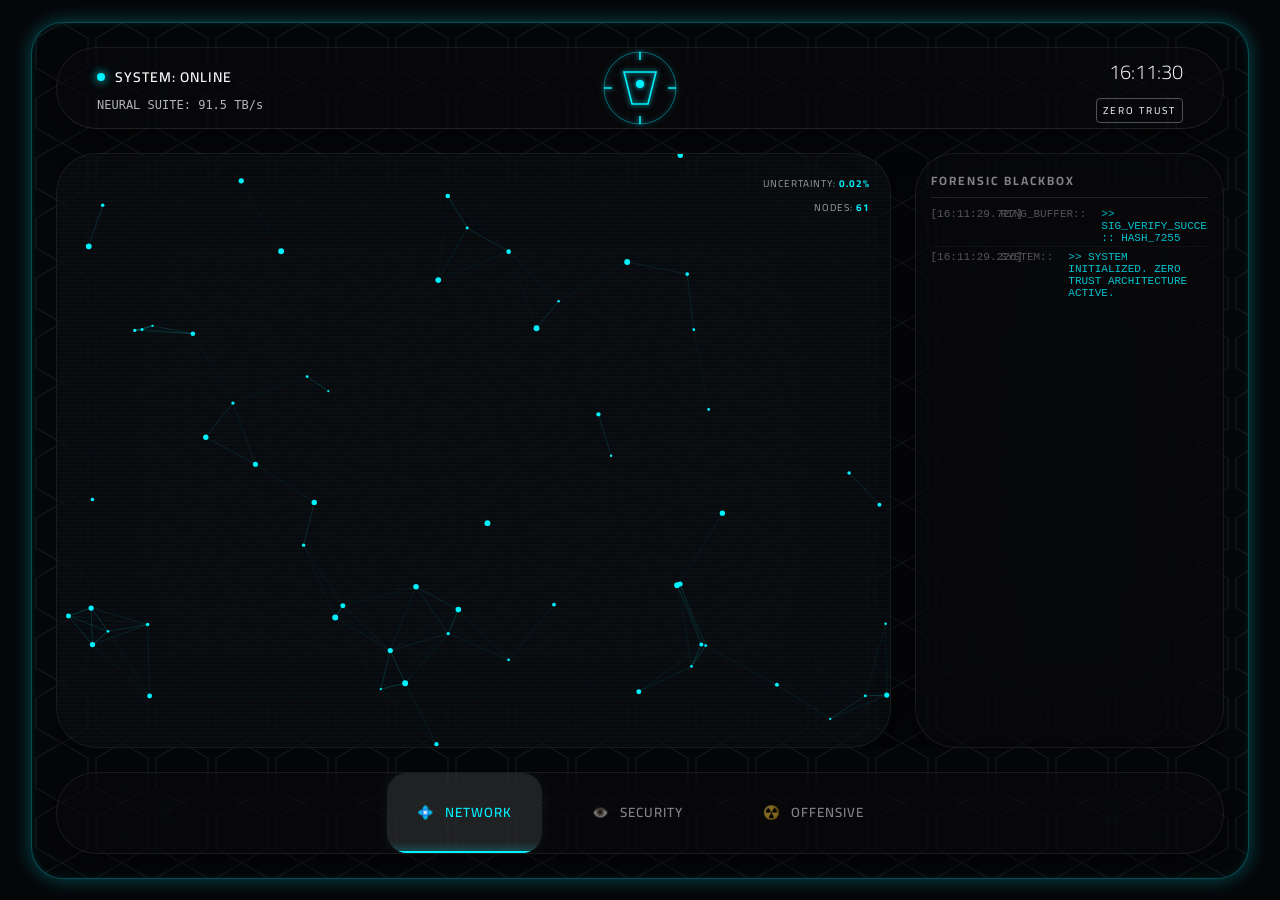
<file: index.html>
<!DOCTYPE html>
<html lang="en" dir="ltr">
<head>
    <meta charset="UTF-8">
    <meta name="viewport" content="width=device-width, initial-scale=1.0">
    <title>FALCON EYE 2026 - Sovereign Portal</title>
    <link rel="preconnect" href="https://fonts.googleapis.com">
    <link rel="preconnect" href="https://fonts.gstatic.com" crossorigin>
    <link href="https://fonts.googleapis.com/css2?family=Cairo:wght@200;300;400;600;700&display=swap" rel="stylesheet">
    <link rel="stylesheet" href="style.css">
</head>
<body class="mode-peace">
    <!-- Level 0: The Void (Body Background) -->

    <div class="viewport">
        <!-- Level 1: Substrate (Hex Grid) -->
        <div class="substrate-grid"></div>

        <!-- Level 2 & 3: Modules and Acrylics will be inside here -->
        <div class="ui-layer">
            <!-- Placeholders for next steps -->
            <header class="mission-control-module module acrylic">
                <div class="mission-left">
                    <div class="status-indicator">
                        <span class="status-dot"></span>
                        <span class="status-text">SYSTEM: ONLINE</span>
                    </div>
                    <div class="throughput-monitor">
                        <span class="label">NEURAL SUITE:</span>
                        <span class="value throughput-value">0.0 TB/s</span>
                    </div>
                </div>

                <div class="central-eye-wrapper">
                    <svg class="falcon-logo" viewBox="0 0 100 100" xmlns="http://www.w3.org/2000/svg">
                        <defs>
                            <filter id="glow">
                                <feGaussianBlur stdDeviation="2.5" result="coloredBlur"/>
                                <feMerge>
                                    <feMergeNode in="coloredBlur"/>
                                    <feMergeNode in="SourceGraphic"/>
                                </feMerge>
                            </filter>
                        </defs>
                        <!-- Abstract Falcon Eye -->
                        <circle cx="50" cy="50" r="45" stroke="currentColor" stroke-width="1" fill="none" opacity="0.5" />
                        <path d="M50 5 L50 15 M50 85 L50 95 M5 50 L15 50 M85 50 L95 50" stroke="currentColor" stroke-width="2" />
                        <path d="M30 30 L70 30 L60 70 L40 70 Z" fill="none" stroke="currentColor" stroke-width="2" />
                        <circle cx="50" cy="45" r="5" fill="currentColor" class="eye-pupil" />
                    </svg>
                </div>

                <div class="mission-right">
                    <div class="time-display" id="clock">00:00:00</div>
                    <div class="security-badge">
                        <span>ZERO TRUST</span>
                    </div>
                </div>
            </header>

            <main class="main-content">
                <div class="aicortex-module module acrylic" id="aicortex">
                    <div class="hologram-container">
                        <canvas id="topology-graph"></canvas>
                        <div class="holographic-noise"></div>
                        <div class="scanline"></div>
                        <div class="ai-overlay">
                            <div class="ai-stat">UNCERTAINTY: <span id="uncertainty-score">0.02%</span></div>
                            <div class="ai-stat">NODES: <span id="node-count">142</span></div>
                        </div>
                    </div>
                </div>
                <div class="forensic-module module acrylic">
                    <div class="forensic-header">FORENSIC BLACKBOX</div>
                    <div class="forensic-logs" id="log-container">
                        <!-- Logs injected here -->
                    </div>
                </div>
            </main>

            <nav class="cyberdock-module module acrylic">
                <div class="dock-container">
                    <button class="dock-item active" id="btn-peace" data-mode="peace">
                        <span class="dock-icon">💠</span>
                        <span class="dock-label">NETWORK</span>
                    </button>
                    <button class="dock-item" id="btn-caution" data-mode="caution">
                        <span class="dock-icon">👁️</span>
                        <span class="dock-label">SECURITY</span>
                    </button>
                    <button class="dock-item" id="btn-war" data-mode="war">
                        <span class="dock-icon">☢️</span>
                        <span class="dock-label">OFFENSIVE</span>
                    </button>
                </div>
            </nav>
        </div>

        <!-- Perimeter Glow Container -->
        <div class="contextual-pulse-overlay"></div>
    </div>

    <script src="script.js"></script>
</body>
</html>
</file>
<file: style.css>
:root {
    --color-void: #050608;
    --color-substrate: #0B0C10;
    --color-cyan: #00F2FF;
    --color-coral: #FF4B4B;
    --color-amber: #FFB800;
    --font-main: 'Cairo', sans-serif;

    --glow-peace: 0 0 20px rgba(0, 242, 255, 0.3), inset 0 0 10px rgba(0, 242, 255, 0.1);
    --glow-war: 0 0 40px rgba(255, 75, 75, 0.6), inset 0 0 20px rgba(255, 75, 75, 0.2);
    --glow-caution: 0 0 30px rgba(255, 184, 0, 0.5), inset 0 0 15px rgba(255, 184, 0, 0.2);

    --easing-organic: cubic-bezier(0.25, 1, 0.5, 1); /* ChromeOS-like easing */
}

body {
    margin: 0;
    padding: 0;
    font-family: var(--font-main);
    background-color: var(--color-void);
    color: white;
    height: 100vh;
    width: 100vw;
    display: flex;
    justify-content: center;
    align-items: center;
    overflow: hidden;
}

/* Level 0 & Viewport wrapper */
.viewport {
    position: relative;
    width: 95vw;
    height: 95vh;
    border-radius: 32px;
    background-color: var(--color-void);
    overflow: hidden;
    transition: box-shadow 0.6s var(--easing-organic), border-color 0.6s var(--easing-organic);
    z-index: 1;
    border: 1px solid rgba(255,255,255,0.02);
    display: flex;
    flex-direction: column;
}

/* Level 1: Substrate - Hex Grid */
.substrate-grid {
    position: absolute;
    top: 0;
    left: 0;
    width: 100%;
    height: 100%;
    opacity: 0.15;
    /* Hexagon pattern */
    background-color: transparent;
    background-image: url("data:image/svg+xml,%3Csvg width='60' height='60' viewBox='0 0 60 60' xmlns='http://www.w3.org/2000/svg'%3E%3Cpath d='M30 0 L55.98 15 L55.98 45 L30 60 L4.02 45 L4.02 15 Z' fill='none' stroke='%238899AA' stroke-width='1'/%3E%3C/svg%3E");
    background-size: 60px 60px;
    z-index: 0;
    pointer-events: none;
}

/* Level 2: Acrylic Layer & Level 3: Modules */
.module {
    background: rgba(11, 12, 16, 0.4); /* Substrate color with transparency */
    backdrop-filter: blur(60px);
    -webkit-backdrop-filter: blur(60px);
    border-radius: 40px;
    border: 1px solid rgba(255, 255, 255, 0.08);
    box-shadow: 0 8px 32px rgba(0, 0, 0, 0.6);
    transition: all 0.4s var(--easing-organic);
    position: relative;
    overflow: hidden;
}

.ui-layer {
    position: relative;
    z-index: 2;
    width: 100%;
    height: 100%;
    display: flex;
    flex-direction: column;
    padding: 24px;
    box-sizing: border-box;
    gap: 24px;
}

.mission-control-module {
    height: 80px;
    flex-shrink: 0;
    display: flex;
    align-items: center;
    justify-content: center;
    border-bottom: 1px solid rgba(255,255,255,0.1);
}

.main-content {
    flex: 1;
    display: flex;
    gap: 24px;
    overflow: hidden;
}

.aicortex-module {
    flex: 3;
    position: relative;
}

.forensic-module {
    flex: 1;
    display: flex;
    flex-direction: column;
}

.cyberdock-module {
    height: 80px;
    flex-shrink: 0;
    display: flex;
    align-items: center;
    justify-content: center;
    gap: 20px;
}

/* Contextual Pulse */
.mode-peace .viewport {
    box-shadow: var(--glow-peace);
    border-color: rgba(0, 242, 255, 0.3);
}

.mode-war .viewport {
    box-shadow: var(--glow-war);
    border-color: rgba(255, 75, 75, 0.6);
    animation: pulse-war 0.8s infinite alternate cubic-bezier(0.4, 0, 0.6, 1);
}

.mode-caution .viewport {
    box-shadow: var(--glow-caution);
    border-color: rgba(255, 184, 0, 0.5);
}

@keyframes pulse-war {
    from { box-shadow: 0 0 20px rgba(255, 75, 75, 0.4), inset 0 0 10px rgba(255, 75, 75, 0.1); }
    to { box-shadow: 0 0 50px rgba(255, 75, 75, 0.8), inset 0 0 25px rgba(255, 75, 75, 0.3); }
}

/* Utility for text */
h1, h2, h3, p {
    margin: 0;
    color: rgba(255, 255, 255, 0.9);
}

/* Mission Control */
.mission-control-module {
    justify-content: space-between;
    padding: 0 40px;
}

.mission-left, .mission-right {
    display: flex;
    flex-direction: column;
    gap: 8px;
    width: 200px;
}

.mission-right {
    align-items: flex-end;
    text-align: right;
}

.status-indicator {
    display: flex;
    align-items: center;
    gap: 10px;
    font-weight: 600;
    font-size: 14px;
    letter-spacing: 1px;
}

.status-dot {
    width: 8px;
    height: 8px;
    border-radius: 50%;
    background-color: var(--color-cyan);
    box-shadow: 0 0 10px var(--color-cyan);
    transition: background-color 0.3s, box-shadow 0.3s;
}

.throughput-monitor {
    font-size: 12px;
    opacity: 0.7;
    font-family: monospace;
}

.central-eye-wrapper {
    width: 100px;
    height: 100px;
    display: flex;
    align-items: center;
    justify-content: center;
    position: relative;
}

.falcon-logo {
    width: 80px;
    height: 80px;
    color: var(--color-cyan);
    transition: color 0.3s ease;
    filter: url(#glow);
}

.time-display {
    font-size: 20px;
    font-weight: 300;
    font-variant-numeric: tabular-nums;
}

.security-badge {
    font-size: 10px;
    border: 1px solid rgba(255,255,255,0.3);
    padding: 2px 6px;
    border-radius: 4px;
    letter-spacing: 2px;
}

/* CyberDock */
.dock-container {
    display: flex;
    gap: 20px;
    height: 100%;
}

.dock-item {
    background: transparent;
    border: none;
    color: rgba(255,255,255,0.5);
    display: flex;
    align-items: center;
    gap: 10px;
    padding: 0 30px;
    cursor: pointer;
    border-radius: 20px;
    transition: all 0.3s var(--easing-organic);
    position: relative;
    overflow: hidden;
    font-family: var(--font-main);
    font-weight: 600;
    letter-spacing: 1px;
}

.dock-item:hover {
    background: rgba(255,255,255,0.05);
    color: white;
}

.dock-item.active {
    background: rgba(255,255,255,0.1);
    color: white;
    box-shadow: 0 0 15px rgba(255,255,255,0.05);
}

.dock-item.active::after {
    content: '';
    position: absolute;
    bottom: 0;
    left: 0;
    width: 100%;
    height: 2px;
    background: currentColor;
    box-shadow: 0 0 10px currentColor;
}

/* Mode specific colors updates */
.mode-peace .status-dot { background-color: var(--color-cyan); box-shadow: 0 0 10px var(--color-cyan); }
.mode-war .status-dot { background-color: var(--color-coral); box-shadow: 0 0 10px var(--color-coral); }
.mode-caution .status-dot { background-color: var(--color-amber); box-shadow: 0 0 10px var(--color-amber); }

.mode-peace .falcon-logo { color: var(--color-cyan); }
.mode-war .falcon-logo { color: var(--color-coral); }
.mode-caution .falcon-logo { color: var(--color-amber); }

.mode-peace .dock-item.active { color: var(--color-cyan); }
.mode-war .dock-item.active { color: var(--color-coral); }
.mode-caution .dock-item.active { color: var(--color-amber); }

/* AICortex */
.aicortex-module {
    position: relative;
    overflow: hidden;
    padding: 0;
}

.hologram-container {
    width: 100%;
    height: 100%;
    position: relative;
}

#topology-graph {
    width: 100%;
    height: 100%;
    display: block;
}

.holographic-noise {
    position: absolute;
    top: 0;
    left: 0;
    width: 100%;
    height: 100%;
    background-image: url("data:image/svg+xml,%3Csvg viewBox='0 0 200 200' xmlns='http://www.w3.org/2000/svg'%3E%3Cfilter id='noiseFilter'%3E%3CfeTurbulence type='fractalNoise' baseFrequency='0.65' numOctaves='3' stitchTiles='stitch'/%3E%3C/filter%3E%3Crect width='100%25' height='100%25' filter='url(%23noiseFilter)' opacity='0.1'/%3E%3C/svg%3E");
    opacity: 0.15;
    pointer-events: none;
    mix-blend-mode: screen;
}

.scanline {
    position: absolute;
    top: 0;
    left: 0;
    width: 100%;
    height: 100%;
    background: linear-gradient(to bottom, transparent 50%, rgba(0, 242, 255, 0.02) 50%);
    background-size: 100% 4px;
    pointer-events: none;
    z-index: 5;
}

.ai-overlay {
    position: absolute;
    top: 20px;
    right: 20px;
    text-align: right;
    pointer-events: none;
}

.ai-stat {
    font-size: 10px;
    letter-spacing: 1px;
    margin-bottom: 5px;
    color: rgba(255,255,255,0.6);
}

.ai-stat span {
    color: var(--color-cyan);
    font-weight: 700;
}

/* Forensic Blackbox */
.forensic-module {
    display: flex;
    flex-direction: column;
    padding: 15px;
}

.forensic-header {
    font-size: 12px;
    font-weight: 700;
    letter-spacing: 2px;
    color: rgba(255,255,255,0.5);
    margin-bottom: 10px;
    border-bottom: 1px solid rgba(255,255,255,0.1);
    padding-bottom: 5px;
}

.forensic-logs {
    flex: 1;
    overflow-y: auto;
    font-family: 'Courier New', monospace;
    font-size: 11px;
    color: rgba(0, 242, 255, 0.8);
    display: flex;
    flex-direction: column;
    gap: 4px;
    scroll-behavior: smooth;
}

.log-entry {
    display: flex;
    gap: 10px;
    opacity: 0.8;
    border-bottom: 1px solid rgba(255,255,255,0.05);
    padding-bottom: 2px;
}

.log-entry:last-child {
    border-bottom: none;
}

.log-timestamp {
    color: rgba(255,255,255,0.4);
    min-width: 60px;
}

.log-action {
    color: var(--color-cyan);
}

/* Scrollbar styling */
.forensic-logs::-webkit-scrollbar {
    width: 4px;
}
.forensic-logs::-webkit-scrollbar-thumb {
    background: rgba(255,255,255,0.2);
    border-radius: 2px;
}

/* Mode overrides for logs */
.mode-war .log-action { color: var(--color-coral); }
.mode-war .forensic-logs { color: rgba(255, 75, 75, 0.8); }

.mode-caution .log-action { color: var(--color-amber); }
.mode-caution .forensic-logs { color: rgba(255, 184, 0, 0.8); }
</file>
